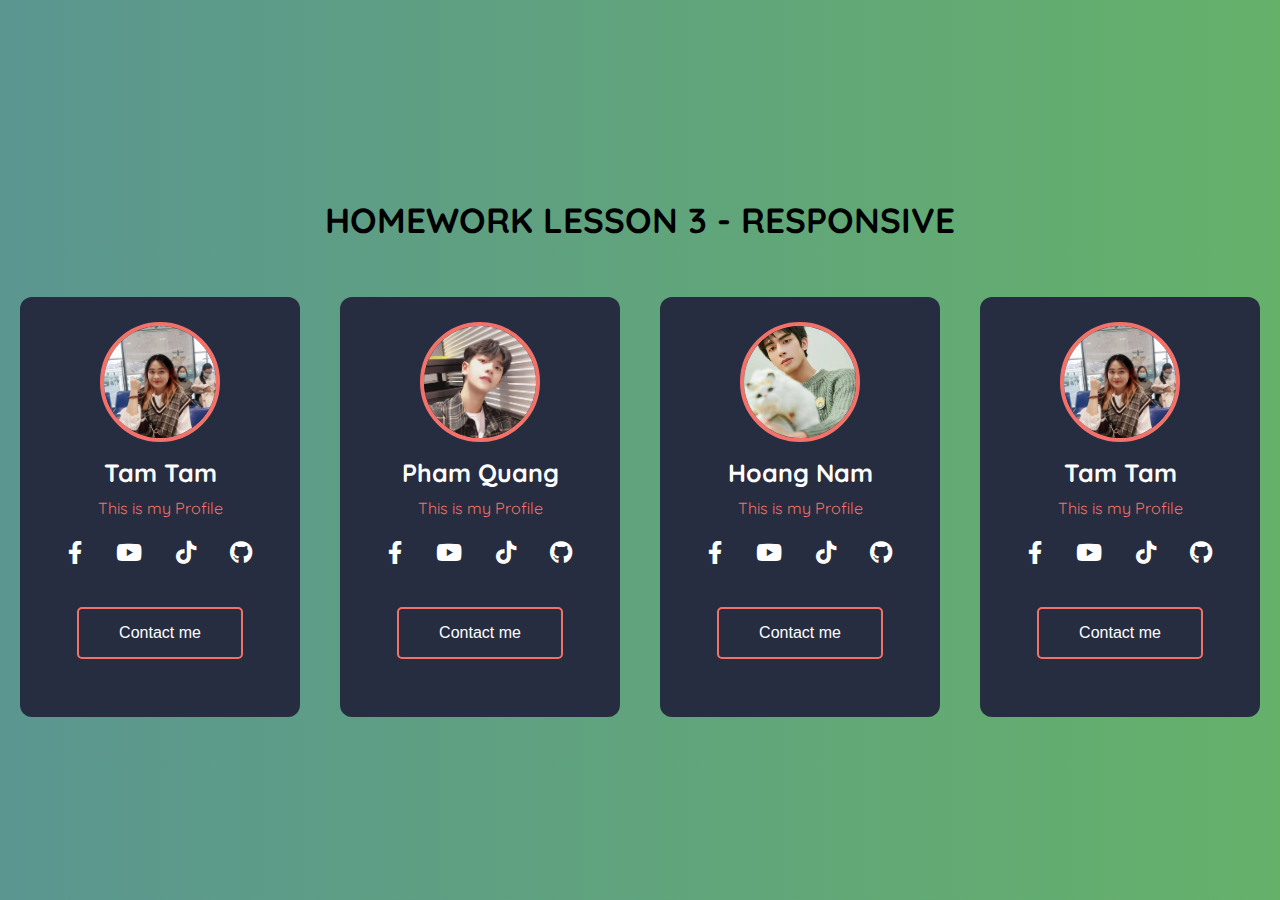
<file: index.html>
<!DOCTYPE html>
<html lang="en">
  <head>
    <meta charset="UTF-8" />
    <meta http-equiv="X-UA-Compatible" content="IE=edge" />
    <meta name="viewport" content="width=device-width, initial-scale=1.0" />
    <link rel="stylesheet" href="./style.css" />
    <link rel="stylesheet" href="fontawesome-free-5.15.4-web/css/all.css" />
    <title>Day 2</title>
  </head>
  <body>
    <div class="header">
      <h2>HOMEWORK LESSON 3 - RESPONSIVE</h2>
    </div>
    <div class="main">

    <div class="card">
      <div class="card__img">
        <img src="./assets/avt.jpg" alt="tam tam" />
      </div>
      <h2>Tam Tam</h2>
      <p>This is my Profile</p>
      <div class="card__social">
        <a href="https://www.facebook.com/tamsalanghae"
          ><i class="fab fa-facebook-f"></i
        ></a>
        <a href="https://www.youtube.com/"><i class="fab fa-youtube"></i></a>
        <a href="https://www.tiktok.com/vi-VN?is_copy_url=1&is_from_webapp=v1"
          ><i class="fab fa-tiktok"></i
        ></a>
        <a href="https://github.com/tamsalanghae"
          ><i class="fab fa-github"></i
        ></a>
      </div>

      <button>Contact me</button>
    </div>
    <!-- card profile 1-->
    <div class="card">
      <div class="card__img">
        <img src="./assets/trai2.jpg" alt="tam tam" />
      </div>
      <h2>Pham Quang</h2>
      <p>This is my Profile</p>
      <div class="card__social">
        <a href="https://www.facebook.com/tamsalanghae"
          ><i class="fab fa-facebook-f"></i
        ></a>
        <a href="https://www.youtube.com/"><i class="fab fa-youtube"></i></a>
        <a href="https://www.tiktok.com/vi-VN?is_copy_url=1&is_from_webapp=v1"
          ><i class="fab fa-tiktok"></i
        ></a>
        <a href="https://github.com/tamsalanghae"
          ><i class="fab fa-github"></i
        ></a>
      </div>

      <button>Contact me</button>
    </div>
    <!-- card profile 2-->
    <div class="card">
      <div class="card__img">
        <img src="./assets/trai3.jpeg" alt="tam tam" />
      </div>
      <h2>Hoang Nam</h2>
      <p>This is my Profile</p>
      <div class="card__social">
        <a href="https://www.facebook.com/tamsalanghae"
          ><i class="fab fa-facebook-f"></i
        ></a>
        <a href="https://www.youtube.com/"><i class="fab fa-youtube"></i></a>
        <a href="https://www.tiktok.com/vi-VN?is_copy_url=1&is_from_webapp=v1"
          ><i class="fab fa-tiktok"></i
        ></a>
        <a href="https://github.com/tamsalanghae"
          ><i class="fab fa-github"></i
        ></a>
      </div>

      <button>Contact me</button>
    </div>
    <!-- card profile 3-->
    <div class="card">
      <div class="card__img">
        <img src="./assets/avt.jpg" alt="tam tam" />
      </div>
      <h2>Tam Tam</h2>
      <p>This is my Profile</p>
      <div class="card__social">
        <a href="https://www.facebook.com/tamsalanghae"
          ><i class="fab fa-facebook-f"></i
        ></a>
        <a href="https://www.youtube.com/"><i class="fab fa-youtube"></i></a>
        <a href="https://www.tiktok.com/vi-VN?is_copy_url=1&is_from_webapp=v1"
          ><i class="fab fa-tiktok"></i
        ></a>
        <a href="https://github.com/tamsalanghae"
          ><i class="fab fa-github"></i
        ></a>
      </div>

      <button>Contact me</button>
    </div>
    <!-- card profile 1-->
    </div>
      
    </div>
  </body>
</html>
</file>
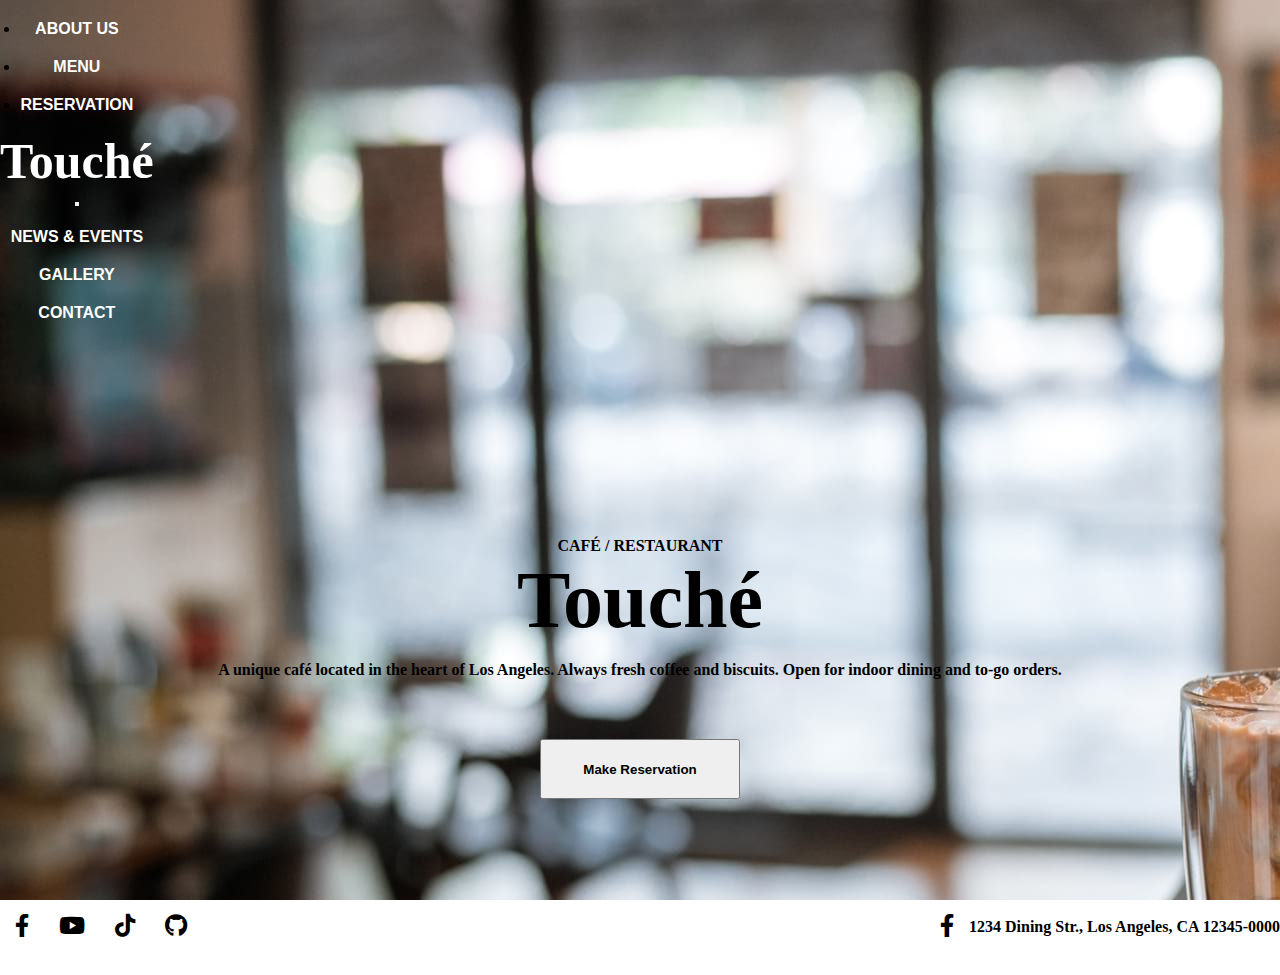
<file: boostrap/index.html>
<!DOCTYPE html>
<html lang="en">
  <head>
    <meta charset="UTF-8" />
    <meta http-equiv="X-UA-Compatible" content="IE=edge" />
    <meta name="viewport" content="width=device-width, initial-scale=1.0" />
    <link rel="stylesheet" href="style.css" />
    <link rel="stylesheet" href="../fontawesome-free-5.15.4-web/css/all.css" />
    <link
      href="https://cdn.jsdelivr.net/npm/bootstrap@5.1.3/dist/css/bootstrap.min.css"
      rel="stylesheet"
      integrity="sha384-1BmE4kWBq78iYhFldvKuhfTAU6auU8tT94WrHftjDbrCEXSU1oBoqyl2QvZ6jIW3"
      crossorigin="anonymous"
    />
    <title>Document</title>
  </head>
  <body>
    <div class="layout-1">
      <!-- <div class="bg-image">
        <img src="../assets/background.jpg" alt="background">
      </div> -->
      <div class="container">
        <div class="row">
          <div class="header">
            <nav class="navbar navbar-expand-lg">
              <div class="container-fluid" >
                <div class="collapse navbar-collapse col-4" id="navbarNav">
                  <ul class="navbar-nav">
                    <li class="nav-item">
                      <a class="nav-link active" aria-current="page" href="#" 
                        >ABOUT US
                      </a>
                    </li>
                    <li class="nav-item">
                      <a class="nav-link active" aria-current="page" href="#"
                        >MENU
                      </a>
                    </li>
                    <li class="nav-item">
                      <a class="nav-link active" aria-current="page" href="#"
                        >RESERVATION</a
                      >
                    </li>
                  </ul>
                </div>
                <h1 col-4>Touché</h1>
                <button
                  class="navbar-toggler"
                  type="button"
                  data-bs-toggle="collapse"
                  data-bs-target="#navbarNav"
                  aria-controls="navbarNav"
                  aria-expanded="false"
                  aria-label="Toggle navigation"
                >
                  <span class="navbar-toggler-icon"></span>
                </button>
                <div class="collapse navbar-collapse col-4" id="navbarNav">
                  <ul class="navbar-nav">
                    <li class="nav-item">
                      <a class="nav-link active" aria-current="page" href="#"
                        >NEWS & EVENTS
                      </a>
                    </li>
                    <li class="nav-item">
                      <a class="nav-link active" aria-current="page" href="#"
                        >GALLERY
                      </a>
                    </li>
                    <li class="nav-item">
                      <a class="nav-link active" aria-current="page" href="#"
                        >CONTACT</a
                      >
                    </li>
                  </ul>
                </div>
              </div>
            </nav>
          </div>
        </div>
      </div>
      <div class="main">
        <p>CAFÉ / RESTAURANT</p>
        <h1>Touché</h1>
        <p>
          A unique café located in the heart of Los Angeles. Always fresh coffee
          and biscuits. Open for indoor dining and to-go orders.
        </p>
        <button type="button" class="btn btn-outline-primary">Make Reservation</button>
      </div>
      <div class="row">
        <div class="footer">
          <div class="content-left col-6">
            <a href="https://www.facebook.com/tamsalanghae"
            ><i class="fab fa-facebook-f"></i
          ></a>
          <a href="https://www.youtube.com/"><i class="fab fa-youtube"></i></a>
          <a href="https://www.tiktok.com/vi-VN?is_copy_url=1&is_from_webapp=v1"
            ><i class="fab fa-tiktok"></i
          ></a>
          <a href="https://github.com/tamsalanghae"
            ><i class="fab fa-github"></i
          ></a>
          </div>
          <div class="content-right col-6">
            <a href="https://www.facebook.com/tamsalanghae"
            ><i class="fab fa-facebook-f"></i
          ></a>
          <p>1234 Dining Str., Los Angeles, CA 12345-0000</p>
          </div>
        </div>
  
      </div>
    </div>
  </body>
  <script
    src="https://cdn.jsdelivr.net/npm/bootstrap@5.1.3/dist/js/bootstrap.bundle.min.js"
    integrity="sha384-ka7Sk0Gln4gmtz2MlQnikT1wXgYsOg+OMhuP+IlRH9sENBO0LRn5q+8nbTov4+1p"
    crossorigin="anonymous"
  ></script>
</html>
</file>
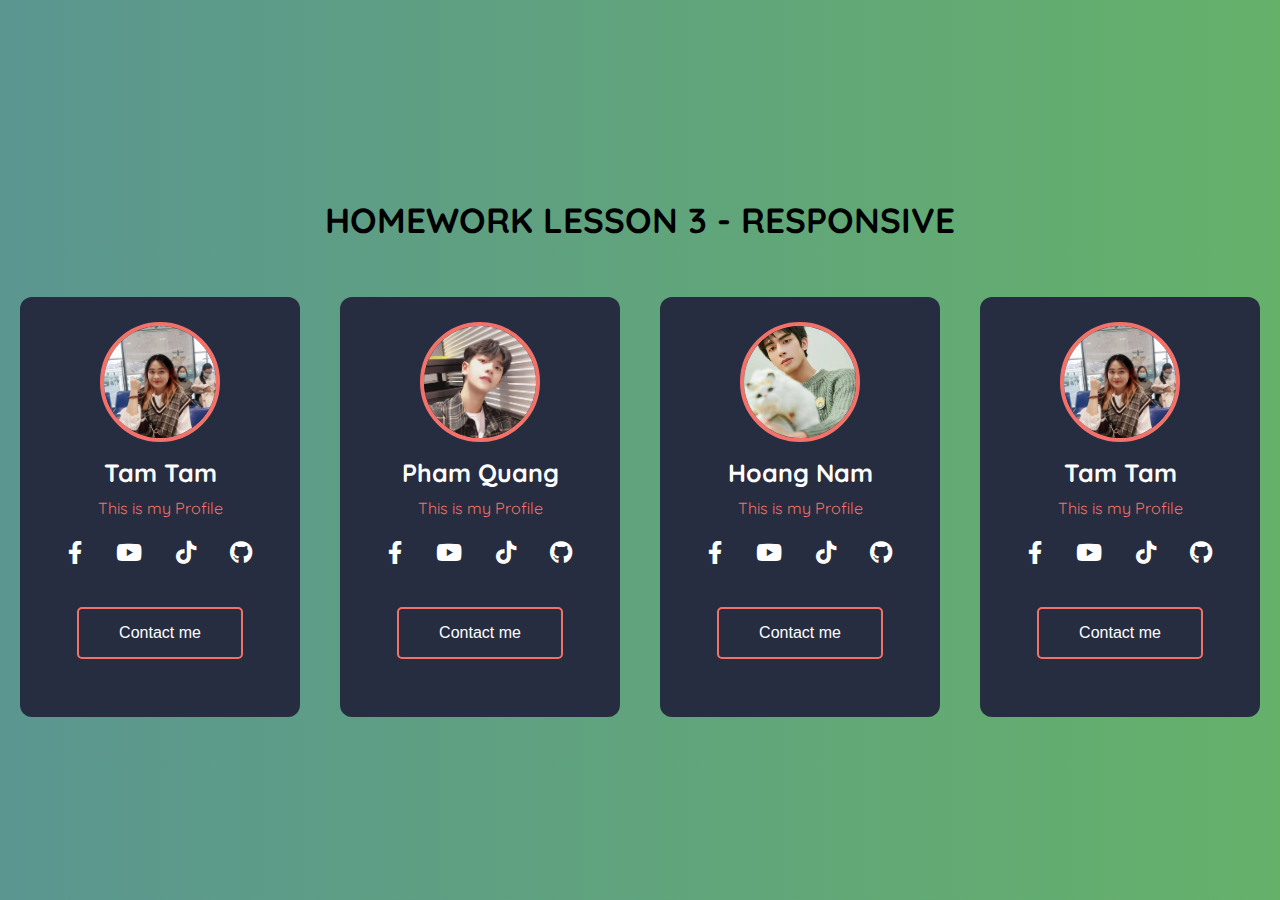
<file: buoi3/index.html>
<!DOCTYPE html>
<html lang="en">
  <head>
    <meta charset="UTF-8" />
    <meta http-equiv="X-UA-Compatible" content="IE=edge" />
    <meta name="viewport" content="width=device-width, initial-scale=1.0" />
    <link rel="stylesheet" href="./style.css" />
    <link rel="stylesheet" href="../fontawesome-free-5.15.4-web/css/all.css" />
    <title>Day 2</title>
  </head>
  <body>
    <div class="header">
      <h2>HOMEWORK LESSON 3 - RESPONSIVE</h2>
    </div>
    <div class="main">

    <div class="card">
      <div class="card__img">
        <img src="./assets/avt.jpg" alt="tam tam" />
      </div>
      <h2>Tam Tam</h2>
      <p>This is my Profile</p>
      <div class="card__social">
        <a href="https://www.facebook.com/tamsalanghae"
          ><i class="fab fa-facebook-f"></i
        ></a>
        <a href="https://www.youtube.com/"><i class="fab fa-youtube"></i></a>
        <a href="https://www.tiktok.com/vi-VN?is_copy_url=1&is_from_webapp=v1"
          ><i class="fab fa-tiktok"></i
        ></a>
        <a href="https://github.com/tamsalanghae"
          ><i class="fab fa-github"></i
        ></a>
      </div>

      <button>Contact me</button>
    </div>
    <!-- card profile 1-->
    <div class="card">
      <div class="card__img">
        <img src="./assets/trai2.jpg" alt="tam tam" />
      </div>
      <h2>Pham Quang</h2>
      <p>This is my Profile</p>
      <div class="card__social">
        <a href="https://www.facebook.com/tamsalanghae"
          ><i class="fab fa-facebook-f"></i
        ></a>
        <a href="https://www.youtube.com/"><i class="fab fa-youtube"></i></a>
        <a href="https://www.tiktok.com/vi-VN?is_copy_url=1&is_from_webapp=v1"
          ><i class="fab fa-tiktok"></i
        ></a>
        <a href="https://github.com/tamsalanghae"
          ><i class="fab fa-github"></i
        ></a>
      </div>

      <button>Contact me</button>
    </div>
    <!-- card profile 2-->
    <div class="card">
      <div class="card__img">
        <img src="./assets/trai3.jpeg" alt="tam tam" />
      </div>
      <h2>Hoang Nam</h2>
      <p>This is my Profile</p>
      <div class="card__social">
        <a href="https://www.facebook.com/tamsalanghae"
          ><i class="fab fa-facebook-f"></i
        ></a>
        <a href="https://www.youtube.com/"><i class="fab fa-youtube"></i></a>
        <a href="https://www.tiktok.com/vi-VN?is_copy_url=1&is_from_webapp=v1"
          ><i class="fab fa-tiktok"></i
        ></a>
        <a href="https://github.com/tamsalanghae"
          ><i class="fab fa-github"></i
        ></a>
      </div>

      <button>Contact me</button>
    </div>
    <!-- card profile 3-->
    <div class="card">
      <div class="card__img">
        <img src="./assets/avt.jpg" alt="tam tam" />
      </div>
      <h2>Tam Tam</h2>
      <p>This is my Profile</p>
      <div class="card__social">
        <a href="https://www.facebook.com/tamsalanghae"
          ><i class="fab fa-facebook-f"></i
        ></a>
        <a href="https://www.youtube.com/"><i class="fab fa-youtube"></i></a>
        <a href="https://www.tiktok.com/vi-VN?is_copy_url=1&is_from_webapp=v1"
          ><i class="fab fa-tiktok"></i
        ></a>
        <a href="https://github.com/tamsalanghae"
          ><i class="fab fa-github"></i
        ></a>
      </div>

      <button>Contact me</button>
    </div>
    <!-- card profile 1-->
    </div>
      
    </div>
  </body>
</html>
</file>
<file: style.css>
/* import font */
@import url("https://fonts.googleapis.com/css2?family=Dancing+Script:wght@700&family=Poppins:ital,wght@0,100;0,200;0,300;0,400;0,500;1,100;1,200;1,300;1,400&family=Quicksand:wght@300;400;500;600&display=swap");
:root {
  --primary-color: #f2726a;
}

/* reset css */

* {
  margin: 0;
  padding: 0;
  box-sizing: border-box;
}
body {
  height: 100vh;
  width: 100vw;
  font-family: "Quicksand", sans-serif;
  background-image: linear-gradient(to right, #5b9690, #65b16a);
  display: flex;
  flex-direction: column;
  justify-content: center;
  text-align: center;
}
.header {
  text-align: center;
}
.header h2 {
  font-size: 35px;
  margin: 35px auto;
}
.main {
  width: 100vw;
  display: flex;
  justify-content: center;
  align-items: center;
}

.card {
  background-color: #272d40;
  width: 320px;
  height: 420px;
  border-radius: 12px;
  text-align: center;
  color: white;
  overflow: hidden;
  transition: 0.3s;
  margin: 20px 20px;
}
.card__img {
  width: 120px;
  height: 120px;
  border: 4px solid var(--primary-color);
  border-radius: 50%;
  overflow: hidden;
  margin: 0 auto;
  transform: translateY(25px);
  transition: 0.3s;
}
.card__img img {
  width: 100%;
  height: 100%;
  object-fit: cover;
  object-position: center;
}
.card h2 {
  margin-top: 40px;
  font-size: 25px;
  margin-bottom: 10px;
}
.card__social {
  margin: 20px 0;
}
.card__social a {
  color: white;
  margin: 15px;
  transition: 0.3s;
  font-size: 23px;
}
.card__social a:hover {
  color: var(--primary-color);
}
.card p {
  color: var(--primary-color);
}
.card button {
  margin-top: 20px;
  padding: 15px 40px;
  border: 2px solid var(--primary-color);
  border-radius: 5px;
  background: transparent;
  color: white;
  font-size: 16px;
  transition: 0.3s;
}
.card button:hover {
  background: var(--primary-color);
}
.card__img:hover {
  width: 100%;
  height: 100%;
  border-radius: unset;
  object-fit: cover;
  border: unset;
  transform: unset;
  border-radius: 10px;
}
/* Tablet and mobile: width < 1240px */
@media only screen and (max-width: 1240px) {
}
/* Mobile: width < 740px */
@media only screen and (max-width: 740px) {
  
  .header {
    text-align: start;
    margin-left: 50px;
    margin-top: 1100px;
  }
  .main {
    width: 100vw;
    display: flex;
    flex-direction: column;
    align-items: center;
    
  }
  
}

/* Tablet: width >= 768px and width < 1240px */
@media only screen and (min-width: 766px) and (max-width: 1025px) {
  .header {
    text-align: start;
    margin-left: 50px;
    margin-top: 150px;
  }
  
  .main{
    width: 100vw;
    display: flex;
    justify-content: center;
    align-items: center;
    flex-wrap: wrap;
  }
  .card{
    width: 320px;
  }
}
</file>
<file: boostrap/style.css>
* {
  margin: 0;
  padding: 0;
  box-sizing: border-box;
}
.layout-1{
    height: 100vh;
    width: 100vw;
    background-image: url(../assets/background.jpg);
    
}
.nav-item{
    margin-top: 20px;
}
.nav-item a{
    color: white;
text-decoration:none;
}
.navbar {
  display: flex;
  justify-content: space-between;
  text-align: center;
  
}
#navbarNav {
  display: flex;
  justify-content: center;
  font-family: Lato,sans-serif;
  font-weight: 600;
  
}
.main {
  margin-top: 200px;
  display: flex;
  flex-direction: column;
  justify-content: center;
  text-align: center;
  align-items: center;
  font-weight: 600;
}
.main h1 {
  font-size: 80px;
}
.main p {
  margin-top: 15px;
}
.container-fluid h1{
    font-size: 50px;
    color: white;
    margin-top: 18px;
    font-family: Playfair Display,serif;
}
.btn {
  margin-top: 60px;
  width: 200px;
  height: 60px;
  color: #000;
  margin-bottom: 80px;
  font-weight: 600;
}
.content-left {
  margin: 20px 0;
  display: flex;
  justify-content: center;
  align-items: center;
}
.content-left a {
  color: rgb(0, 0, 0);
  margin: 15px;
  transition: 0.3s;
  font-size: 23px;
}
.content-left a:hover {
  color: var(--primary-color);
}

.content-right {
  margin: 20px 0;
  display: flex;
  justify-content: center;
  align-items: center;
  text-align: center;
  
}
.content-right a {
  color: rgb(0, 0, 0);
  margin: 15px;
  transition: 0.3s;
  font-size: 23px;
}
.content-right a:hover {
  color: var(--primary-color);
}
.content-right p{
    margin-top: revert;
    margin-bottom: 1rem;
    font-weight: 600;
}
.footer{
    
    display: flex;
    justify-content: space-between;
    align-items: center;
}
</file>
<file: buoi3/style.css>
/* import font */
@import url("https://fonts.googleapis.com/css2?family=Dancing+Script:wght@700&family=Poppins:ital,wght@0,100;0,200;0,300;0,400;0,500;1,100;1,200;1,300;1,400&family=Quicksand:wght@300;400;500;600&display=swap");
:root {
  --primary-color: #f2726a;
}

/* reset css */

* {
  margin: 0;
  padding: 0;
  box-sizing: border-box;
}
body {
  height: 100vh;
  width: 100vw;
  font-family: "Quicksand", sans-serif;
  background-image: linear-gradient(to right, #5b9690, #65b16a);
  display: flex;
  flex-direction: column;
  justify-content: center;
  text-align: center;
}
.header {
  text-align: center;
}
.header h2 {
  font-size: 35px;
  margin: 35px auto;
}
.main {
  width: 100vw;
  display: flex;
  justify-content: center;
  align-items: center;
}

.card {
  background-color: #272d40;
  width: 320px;
  height: 420px;
  border-radius: 12px;
  text-align: center;
  color: white;
  overflow: hidden;
  transition: 0.3s;
  margin: 20px 20px;
}
.card__img {
  width: 120px;
  height: 120px;
  border: 4px solid var(--primary-color);
  border-radius: 50%;
  overflow: hidden;
  margin: 0 auto;
  transform: translateY(25px);
  transition: 0.3s;
}
.card__img img {
  width: 100%;
  height: 100%;
  object-fit: cover;
  object-position: center;
}
.card h2 {
  margin-top: 40px;
  font-size: 25px;
  margin-bottom: 10px;
}
.card__social {
  margin: 20px 0;
}
.card__social a {
  color: white;
  margin: 15px;
  transition: 0.3s;
  font-size: 23px;
}
.card__social a:hover {
  color: var(--primary-color);
}
.card p {
  color: var(--primary-color);
}
.card button {
  margin-top: 20px;
  padding: 15px 40px;
  border: 2px solid var(--primary-color);
  border-radius: 5px;
  background: transparent;
  color: white;
  font-size: 16px;
  transition: 0.3s;
}
.card button:hover {
  background: var(--primary-color);
}
.card__img:hover {
  width: 100%;
  height: 100%;
  border-radius: unset;
  object-fit: cover;
  border: unset;
  transform: unset;
  border-radius: 10px;
}
/* Tablet and mobile: width < 1240px */
@media only screen and (max-width: 1240px) {
}
/* Mobile: width < 740px */
@media only screen and (max-width: 740px) {
  
  .header {
    text-align: start;
    margin-left: 50px;
    margin-top: 1100px;
  }
  .main {
    width: 100vw;
    display: flex;
    flex-direction: column;
    align-items: center;
    
  }
  
}

/* Tablet: width >= 768px and width < 1240px */
@media only screen and (min-width: 766px) and (max-width: 1025px) {
  .header {
    text-align: start;
    margin-left: 50px;
    margin-top: 150px;
  }
  
  .main{
    width: 100vw;
    display: flex;
    justify-content: center;
    align-items: center;
    flex-wrap: wrap;
  }
  .card{
    width: 320px;
  }
}
</file>
